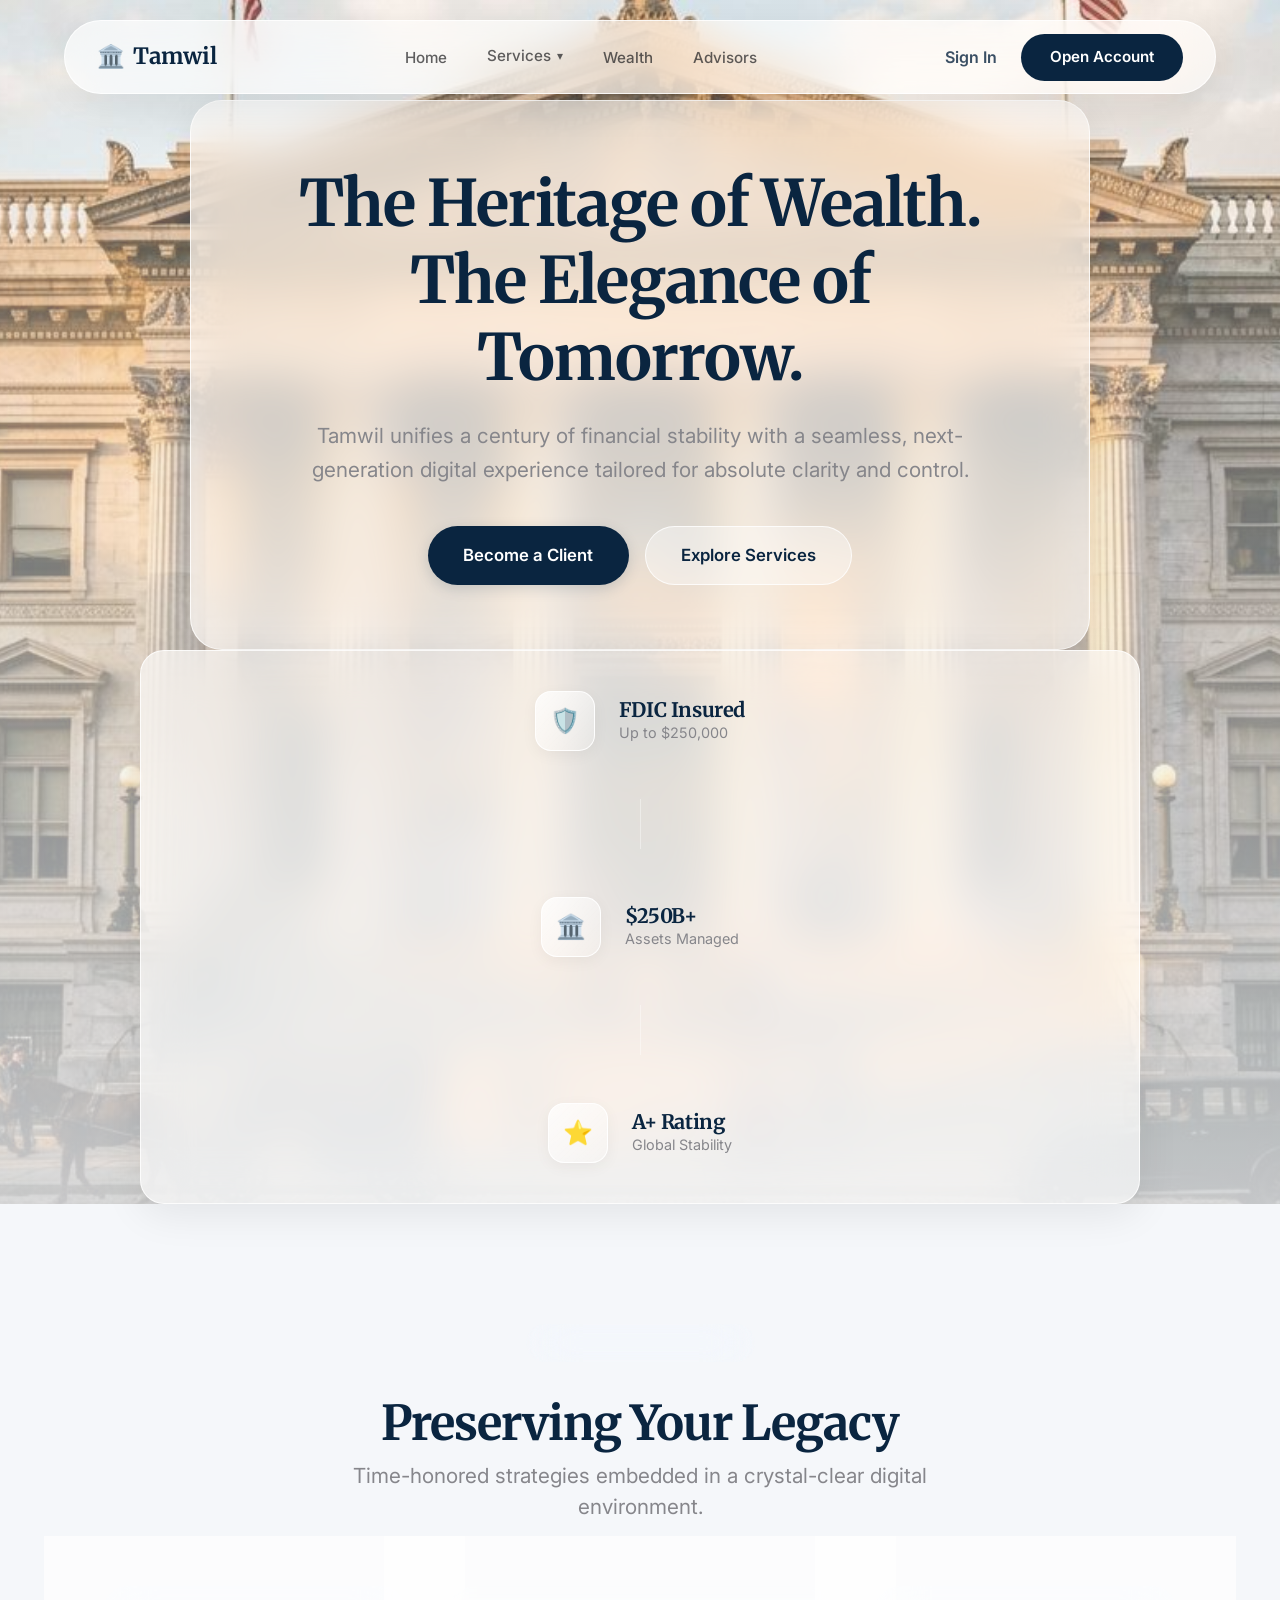
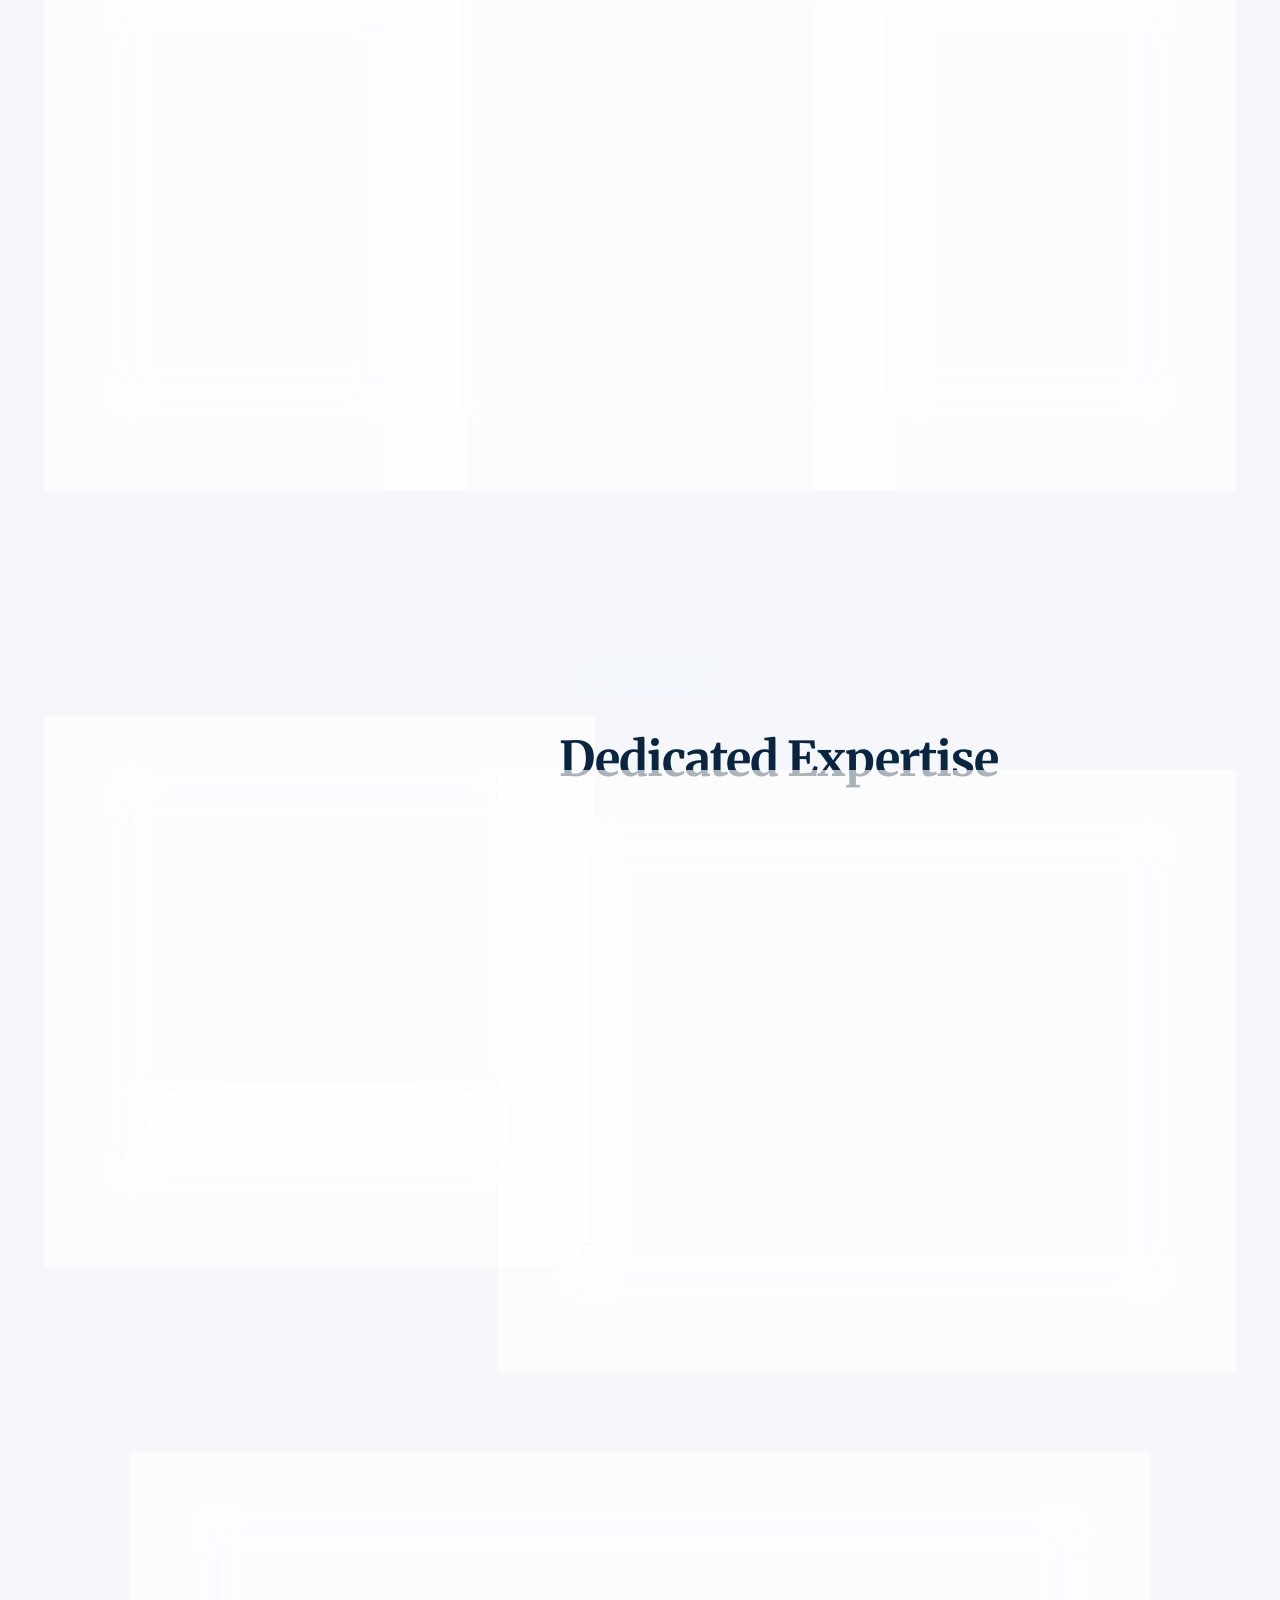
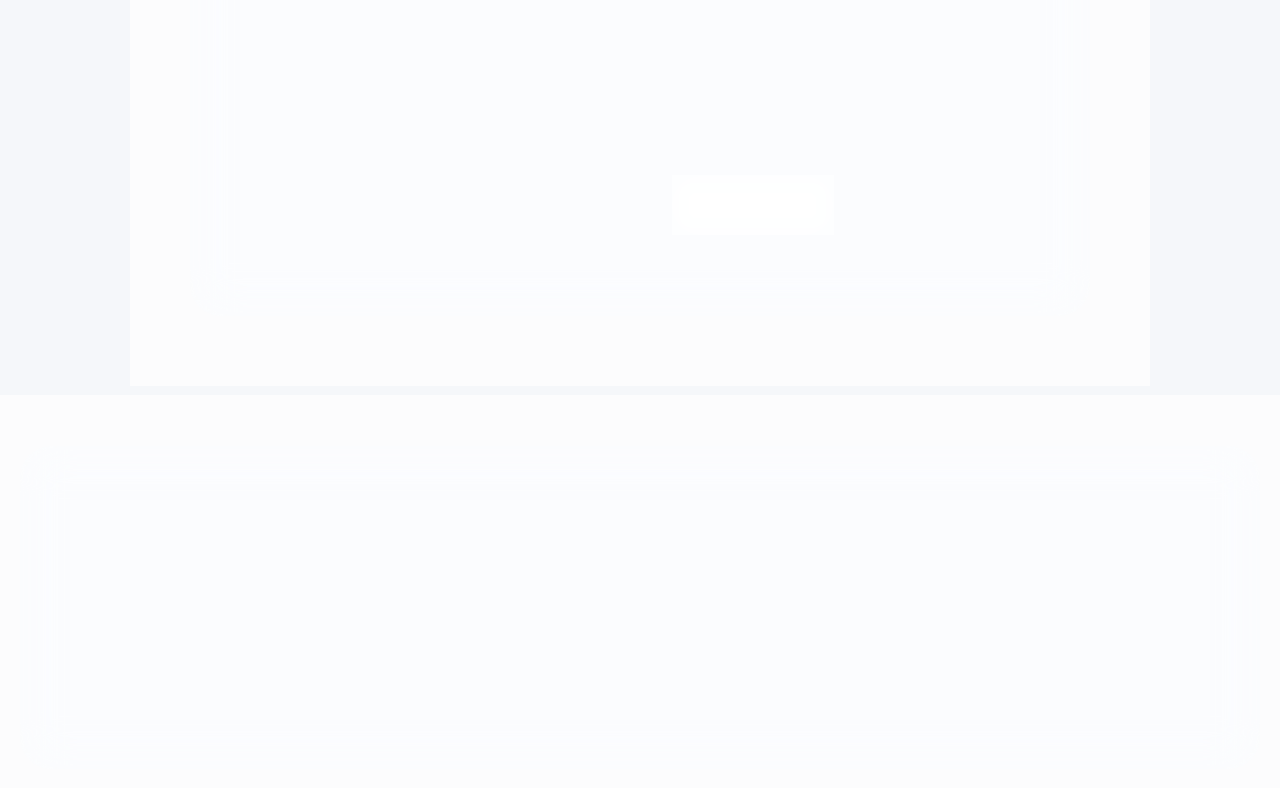
<file: index.html>
<!DOCTYPE html>
<html lang="en">
<head>
    <meta charset="UTF-8">
    <meta name="viewport" content="width=device-width, initial-scale=1.0">
    <title>Tamwil | Modern Tradition</title>
    <meta name="description" content="A highly professional finance application homepage featuring Apple-style glassmorphism combined with traditional banking imagery.">
    <link rel="stylesheet" href="styles.css">
    <link href="https://fonts.googleapis.com/css2?family=Merriweather:wght@300;400;700;900&family=Inter:wght@300;400;500;600;700&display=swap" rel="stylesheet">
</head>
<body>
    <!-- Abstract gradient blur powering the glassmorphism -->
    <div class="ambient-gradient top-left gradient-1"></div>
    <div class="ambient-gradient bottom-right gradient-2"></div>

    <header class="mac-os-glass header-main">
        <div class="header-container">
            <div class="logo">
                <span class="logo-icon">🏛️</span> Tamwil
            </div>
            <button class="mobile-menu-toggle" aria-label="Toggle Menu">
                <svg viewBox="0 0 24 24" width="24" height="24" stroke="currentColor" stroke-width="2" fill="none"><path d="M4 6h16M4 12h16M4 18h16"></path></svg>
            </button>
            <div class="nav-wrapper">
                <nav>
                <ul class="nav-links">
                    <li><a href="index.html">Home</a></li>
                    <li class="dropdown">
                        <a class="dropdown-toggle" href="#">Services <span class="drop-icon">▾</span></a>
                        <div class="dropdown-menu mega-menu mac-os-glass panel-glassmorphism">
                            <div class="mega-menu-grid">
                                <a href="emi.html" class="mega-menu-item">
                                    <div class="item-icon glass-icon">🏠</div>
                                    <div class="item-content">
                                        <h4>EMI Calculator</h4>
                                        <p>Plan your home loan with precision</p>
                                    </div>
                                </a>
                                <a href="sip.html" class="mega-menu-item">
                                    <div class="item-icon glass-icon">📈</div>
                                    <div class="item-content">
                                        <h4>SIP Calculator</h4>
                                        <p>Forecast your wealth multiplication</p>
                                    </div>
                                </a>
                                <a href="loan.html" class="mega-menu-item">
                                    <div class="item-icon glass-icon">💼</div>
                                    <div class="item-content">
                                        <h4>Loan Application</h4>
                                        <p>Apply for an exclusive credit line</p>
                                    </div>
                                </a>
                            </div>
                        </div>
                    </li>
                    <li><a href="index.html#wealth">Wealth</a></li>
                    <li><a href="index.html#advisors">Advisors</a></li>
                </ul>
            </nav>
                <div class="header-actions">
                    <a href="sign-in.html" class="login-link">Sign In</a>
                    <a href="open-account.html" class="cta-btn primary-btn" style="text-decoration: none; display: inline-block;">Open Account</a>
                </div>
            </div>
        </div>
    </header>

    <main>
        <!-- Hero Section -->
        <section class="hero" id="home">
            <div class="hero-image-bg">
                <img src="assets/hero_bg.jpg" alt="Classic Bank Exterior" class="bg-img float-slow">
                <div class="light-overlay"></div>
            </div>
            
            <div class="hero-container relative-z">
                <div class="hero-content text-center mac-os-glass glass-card interactive-element">
                    <h1 class="animate-up heading-serif">The Heritage of Wealth.<br>The Elegance of Tomorrow.</h1>
                    <p class="animate-up delay-1">Tamwil unifies a century of financial stability with a seamless, next-generation digital experience tailored for absolute clarity and control.</p>
                    <div class="hero-cta animate-up delay-2">
                        <a href="open-account.html" class="primary-btn lg-btn shadow-subtle">Become a Client</a>
                        <a href="#wealth" class="secondary-btn lg-btn glass-btn">Explore Services</a>
                    </div>
                </div>
                
                <!-- Trust Badges -->
                <div class="trust-bar mac-os-glass panel-glassmorphism animate-up delay-3 interactive-element-subtle">
                    <div class="stat-item">
                         <div class="icon-wrapper glass-icon">🛡️</div>
                         <div>
                            <h4>FDIC Insured</h4>
                            <p>Up to $250,000</p>
                         </div>
                    </div>
                    <div class="divider"></div>
                    <div class="stat-item">
                        <div class="icon-wrapper glass-icon">🏛️</div>
                        <div>
                           <h4>$250B+</h4>
                           <p>Assets Managed</p>
                        </div>
                   </div>
                   <div class="divider"></div>
                   <div class="stat-item">
                        <div class="icon-wrapper glass-icon">⭐</div>
                        <div>
                           <h4>A+ Rating</h4>
                           <p>Global Stability</p>
                        </div>
                   </div>
                </div>
            </div>
        </section>

        <!-- Wealth Section -->
        <section class="services section-padding" id="wealth">
            <div class="container text-center relative-z">
                <div class="mac-os-glass title-pill scroll-reveal">Wealth Management</div>
                <h2 class="section-title heading-serif scroll-reveal mt-2">Preserving Your Legacy</h2>
                <p class="section-subtitle scroll-reveal">Time-honored strategies embedded in a crystal-clear digital environment.</p>
                
                <div class="services-grid">
                    <div class="service-card mac-os-glass panel-glassmorphism scroll-reveal list-anim-1 interactive-element">
                        <div class="card-icon glass-icon theme-color">📊</div>
                        <h3 class="heading-serif">Strategic Portfolios</h3>
                        <p>Expertly curated investment portfolios balancing robust security with consistent, disciplined growth.</p>
                        <a href="#" class="learn-more">Learn more <span class="arrow">→</span></a>
                    </div>
                    
                    <div class="service-image-container scroll-reveal list-anim-2">
                        <div class="glass-image-frame interactive-element-image">
                           <img src="assets/wealth.jpg" alt="Traditional Bank Vault" class="feature-img" loading="lazy">
                           <div class="glass-glare"></div>
                        </div>
                    </div>
                    
                    <div class="service-card mac-os-glass panel-glassmorphism scroll-reveal list-anim-3 interactive-element">
                        <div class="card-icon glass-icon theme-color">🔐</div>
                        <h3 class="heading-serif">Uncompromising Security</h3>
                        <p>Physical and digital asset protection backed by the strongest institutional safeguards in the industry.</p>
                        <a href="#" class="learn-more">Learn more <span class="arrow">→</span></a>
                    </div>
                </div>
            </div>
        </section>

        <!-- Advisors Section -->
        <section class="advisors section-padding" id="advisors">
            <div class="container layout-split relative-z">
                <div class="visual-content scroll-reveal left">
                    <div class="image-frame mac-os-glass interactive-element-image">
                        <img src="assets/advisor.jpg" alt="Professional Financial Advisor" class="visual-img" loading="lazy">
                        <div class="advisor-nameplate mac-os-glass-strong text-dark">
                            <h4 class="heading-serif">Eleanor Vance</h4>
                            <p>Senior Vice President, Wealth Management</p>
                        </div>
                        <div class="glass-glare"></div>
                    </div>
                </div>
                <div class="text-content">
                    <div class="mac-os-glass title-pill scroll-reveal">Private Banking</div>
                    <h2 class="section-title heading-serif scroll-reveal mt-2">Dedicated Expertise</h2>
                    
                    <div class="mac-os-glass content-glass-card scroll-reveal mt-4">
                        <p class="text-dark">Every Private Wealth client works closely with a dedicated advisor. We believe that true financial success is built on long-term relationships, profound market insight, and absolute discretion.</p>
                        <ul class="feature-list mt-4">
                            <li>
                                <div class="check-icon glass-icon">✦</div>
                                <span class="text-dark font-medium">Personalized wealth structuring</span>
                            </li>
                            <li>
                                <div class="check-icon glass-icon">✦</div>
                                <span class="text-dark font-medium">Tax-efficient estate planning</span>
                            </li>
                            <li>
                                <div class="check-icon glass-icon">✦</div>
                                <span class="text-dark font-medium">Bespoke investment advisory</span>
                            </li>
                        </ul>
                        <div class="mt-4 pt-4 border-top">
                            <a href="open-account.html" class="primary-btn lg-btn shadow-subtle w-full" style="display:block;">Schedule a Consultation</a>
                        </div>
                    </div>
                </div>
            </div>
        </section>
        
        <!-- CTA Section -->
        <section class="final-cta text-center scroll-reveal">
            <div class="cta-inner container mac-os-glass standout-glass interactive-element">
                <h2 class="heading-serif text-navy">Experience the Standard of Excellence.</h2>
                <p class="text-gray mt-2">Join generations of clients who have entrusted their financial legacy to Tamwil.</p>
                <div class="cta-actions mt-4">
                    <a href="open-account.html" class="primary-btn lg-btn shadow-subtle">Open an Account</a>
                    <a href="mailto:contact@tamwil.com" class="secondary-btn lg-btn glass-btn">Contact Us</a>
                </div>
            </div>
        </section>
    </main>

    <footer class="glass-footer mac-os-glass">
        <div class="container footer-content">
            <div class="footer-brand">
                <div class="logo"><span class="logo-icon">🏛️</span> Tamwil</div>
                <p class="mt-2 text-sm text-gray">Founded on principles of integrity and strength, delivering premier financial services globally since 1892.</p>
            </div>
            <div class="footer-links">
                <div class="link-group">
                    <h4>Personal</h4>
                    <ul>
                        <li><a href="#">Checking & Savings</a></li>
                        <li><a href="#">Mortgages</a></li>
                        <li><a href="#">Credit Cards</a></li>
                    </ul>
                </div>
                <div class="link-group">
                    <h4>Wealth</h4>
                    <ul>
                        <li><a href="#">Private Banking</a></li>
                        <li><a href="#">Trust Services</a></li>
                        <li><a href="#">Estate Planning</a></li>
                    </ul>
                </div>
            </div>
        </div>
        <div class="container footer-bottom">
            <p>&copy; 2026 Tamwil Corporation. Equal Housing Lender. Member FDIC. All rights reserved. Created by Kabeer Munshipalkar.</p>
        </div>
    </footer>
    <script src="script.js"></script>
</body>
</html>
</file>
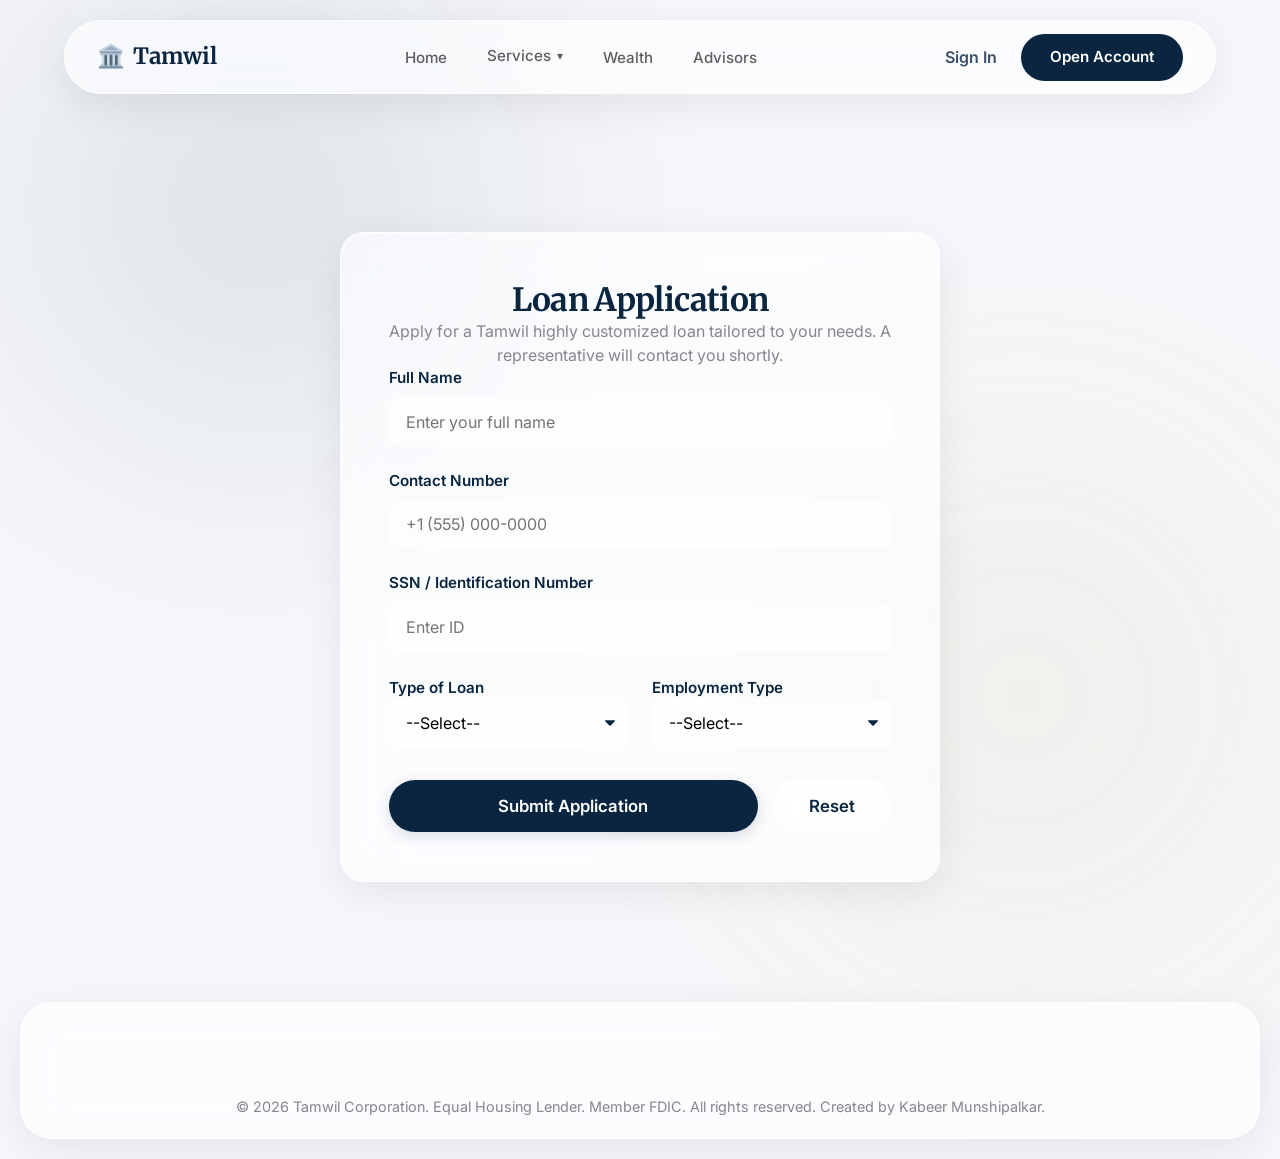
<file: loan.html>
<!DOCTYPE html>
<html lang="en">
<head>
    <meta charset="UTF-8">
    <meta name="viewport" content="width=device-width, initial-scale=1.0">
    <title>Loan Application | Tamwil</title>
    <link rel="stylesheet" href="styles.css">
    <link href="https://fonts.googleapis.com/css2?family=Merriweather:wght@300;400;700;900&family=Inter:wght@300;400;500;600;700&display=swap" rel="stylesheet">
</head>
<body>
    <div class="ambient-gradient top-left gradient-1"></div>
    <div class="ambient-gradient bottom-right gradient-2"></div>

    <header class="mac-os-glass header-main">
        <div class="header-container">
            <div class="logo">
                <span class="logo-icon">🏛️</span> Tamwil
            </div>
            <button class="mobile-menu-toggle" aria-label="Toggle Menu">
                <svg viewBox="0 0 24 24" width="24" height="24" stroke="currentColor" stroke-width="2" fill="none"><path d="M4 6h16M4 12h16M4 18h16"></path></svg>
            </button>
            <div class="nav-wrapper">
                <nav>
                <ul class="nav-links">
                    <li><a href="index.html">Home</a></li>
                    <li class="dropdown">
                        <a class="dropdown-toggle" href="#">Services <span class="drop-icon">▾</span></a>
                        <div class="dropdown-menu mega-menu mac-os-glass panel-glassmorphism">
                            <div class="mega-menu-grid">
                                <a href="emi.html" class="mega-menu-item">
                                    <div class="item-icon glass-icon">🏠</div>
                                    <div class="item-content">
                                        <h4>EMI Calculator</h4>
                                        <p>Plan your home loan with precision</p>
                                    </div>
                                </a>
                                <a href="sip.html" class="mega-menu-item">
                                    <div class="item-icon glass-icon">📈</div>
                                    <div class="item-content">
                                        <h4>SIP Calculator</h4>
                                        <p>Forecast your wealth multiplication</p>
                                    </div>
                                </a>
                                <a href="loan.html" class="mega-menu-item">
                                    <div class="item-icon glass-icon">💼</div>
                                    <div class="item-content">
                                        <h4>Loan Application</h4>
                                        <p>Apply for an exclusive credit line</p>
                                    </div>
                                </a>
                            </div>
                        </div>
                    </li>
                    <li><a href="index.html#wealth">Wealth</a></li>
                    <li><a href="index.html#advisors">Advisors</a></li>
                </ul>
            </nav>
                <div class="header-actions">
                    <a href="sign-in.html" class="login-link">Sign In</a>
                    <a href="open-account.html" class="cta-btn primary-btn" style="text-decoration: none; display: inline-block;">Open Account</a>
                </div>
            </div>
        </div>
    </header>

    <main class="page-container relative-z section-padding mt-4">
        <div class="container loan-wrapper mac-os-glass panel-glassmorphism mx-auto" style="max-width: 600px;">
            <h1 class="heading-serif theme-color text-center mb-4">Loan Application</h1>
            <p class="text-center text-gray mb-4">Apply for a Tamwil highly customized loan tailored to your needs. A representative will contact you shortly.</p>
            <form id="loanForm" class="form-section">
                <div class="input-group">
                    <label for="loanName">Full Name</label>
                    <input type="text" id="loanName" class="text-input" placeholder="Enter your full name" required>
                </div>

                <div class="input-group">
                    <label for="loanContact">Contact Number</label>
                    <input type="tel" id="loanContact" class="text-input" placeholder="+1 (555) 000-0000" required>
                </div>

                <div class="input-group">
                    <label for="loanUid">SSN / Identification Number</label>
                    <input type="text" id="loanUid" class="text-input" placeholder="Enter ID" required>
                </div>

                <div class="input-group layout-split">
                    <div style="flex:1;">
                        <label for="loanType">Type of Loan</label>
                        <select id="loanType" class="text-input select-input" required>
                            <option value="">--Select--</option>
                            <option value="Home Loan">Home Loan</option>
                            <option value="Personal Loan">Personal Loan</option>
                            <option value="Vehicle Loan">Vehicle Loan</option>
                            <option value="Business Loan">Business Loan</option>
                            <option value="Gold Loan">Wealth-Backed Loan</option>
                        </select>
                    </div>
                    <div style="flex:1;">
                        <label for="loanEmployment">Employment Type</label>
                        <select id="loanEmployment" class="text-input select-input" required>
                            <option value="">--Select--</option>
                            <option value="Salaried">Salaried Employee</option>
                            <option value="Business">Business Owner</option>
                            <option value="Self-Employed">Self-Employed</option>
                        </select>
                    </div>
                </div>

                <div class="mt-4 flex-row" style="gap: 15px;">
                    <button type="button" id="submitLoanBtn" class="primary-btn lg-btn shadow-subtle flex-1">Submit Application</button>
                    <button type="reset" id="resetLoanBtn" class="secondary-btn lg-btn glass-btn">Reset</button>
                </div>
                
                <div id="loanStatusMessage" class="mt-4 text-center font-medium" style="display:none; color: #d4af37;"></div>
            </form>
        </div>
    </main>

    <footer class="glass-footer mac-os-glass mt-4">
        <div class="container footer-bottom">
            <p>&copy; 2026 Tamwil Corporation. Equal Housing Lender. Member FDIC. All rights reserved. Created by Kabeer Munshipalkar.</p>
        </div>
    </footer>
    <script src="script.js"></script>
</body>
</html>
</file>
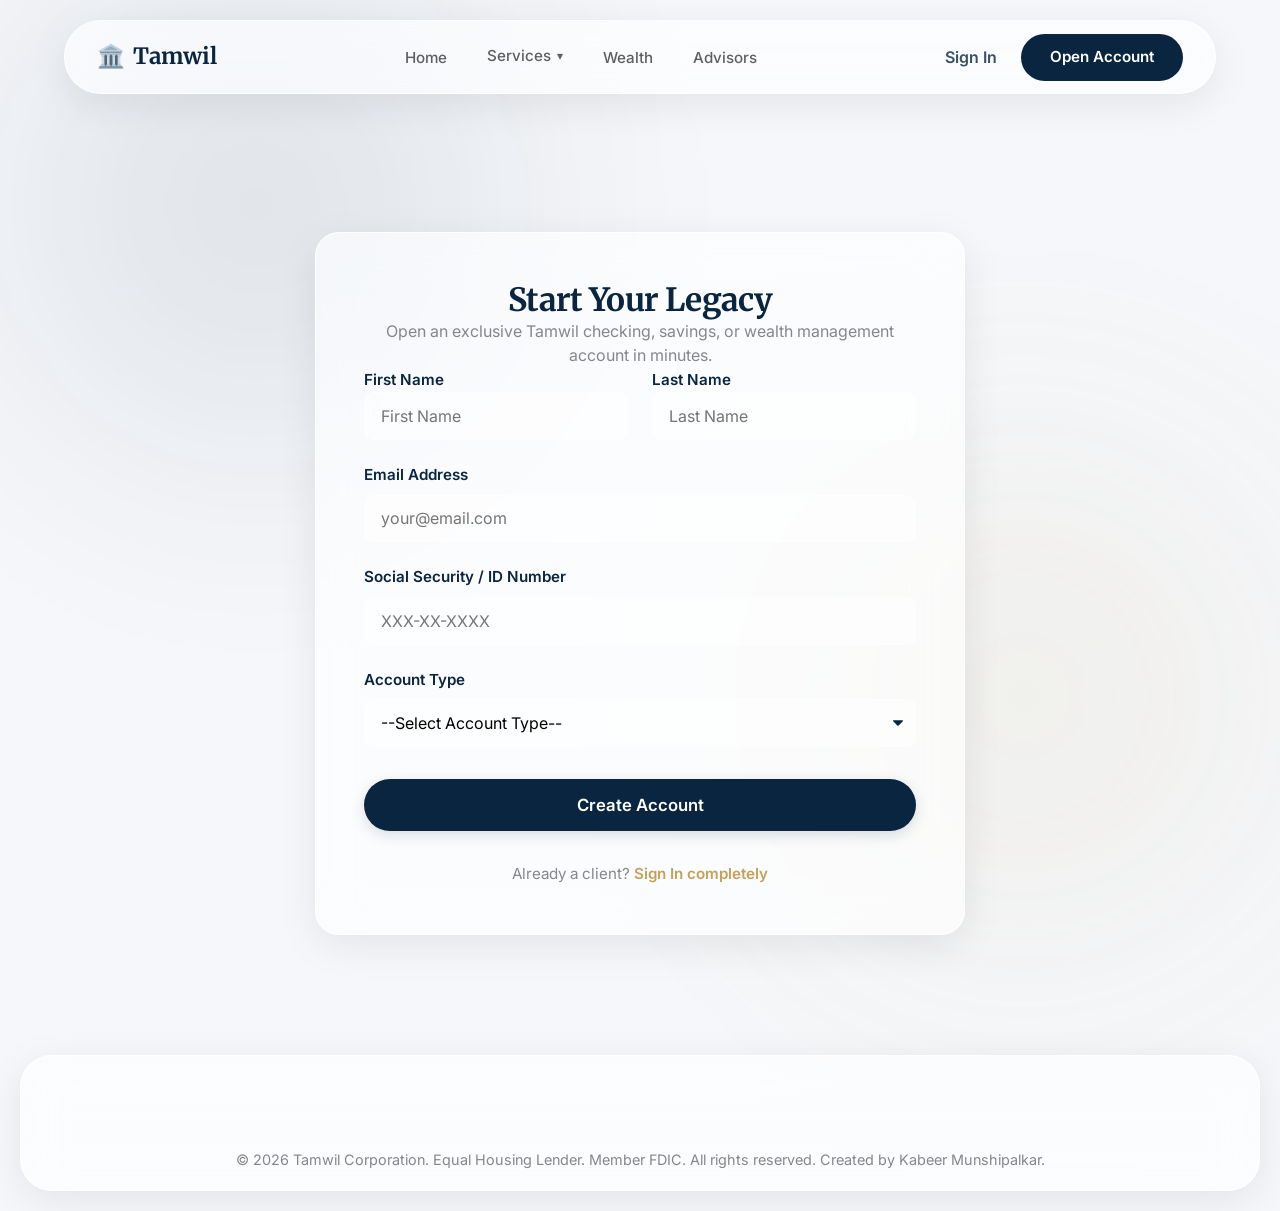
<file: open-account.html>
<!DOCTYPE html>
<html lang="en">
<head>
    <meta charset="UTF-8">
    <meta name="viewport" content="width=device-width, initial-scale=1.0">
    <title>Open Account | Tamwil</title>
    <link rel="stylesheet" href="styles.css">
    <link href="https://fonts.googleapis.com/css2?family=Merriweather:wght@300;400;700;900&family=Inter:wght@300;400;500;600;700&display=swap" rel="stylesheet">
</head>
<body>
    <div class="ambient-gradient top-left gradient-1"></div>
    <div class="ambient-gradient bottom-right gradient-2"></div>

    <header class="mac-os-glass header-main">
        <div class="header-container">
            <div class="logo">
                <span class="logo-icon">🏛️</span> Tamwil
            </div>
            <button class="mobile-menu-toggle" aria-label="Toggle Menu">
                <svg viewBox="0 0 24 24" width="24" height="24" stroke="currentColor" stroke-width="2" fill="none"><path d="M4 6h16M4 12h16M4 18h16"></path></svg>
            </button>
            <div class="nav-wrapper">
                <nav>
                <ul class="nav-links">
                    <li><a href="index.html">Home</a></li>
                    <li class="dropdown">
                        <a class="dropdown-toggle" href="#">Services <span class="drop-icon">▾</span></a>
                        <div class="dropdown-menu mega-menu mac-os-glass panel-glassmorphism">
                            <div class="mega-menu-grid">
                                <a href="emi.html" class="mega-menu-item">
                                    <div class="item-icon glass-icon">🏠</div>
                                    <div class="item-content">
                                        <h4>EMI Calculator</h4>
                                        <p>Plan your home loan with precision</p>
                                    </div>
                                </a>
                                <a href="sip.html" class="mega-menu-item">
                                    <div class="item-icon glass-icon">📈</div>
                                    <div class="item-content">
                                        <h4>SIP Calculator</h4>
                                        <p>Forecast your wealth multiplication</p>
                                    </div>
                                </a>
                                <a href="loan.html" class="mega-menu-item">
                                    <div class="item-icon glass-icon">💼</div>
                                    <div class="item-content">
                                        <h4>Loan Application</h4>
                                        <p>Apply for an exclusive credit line</p>
                                    </div>
                                </a>
                            </div>
                        </div>
                    </li>
                    <li><a href="index.html#wealth">Wealth</a></li>
                    <li><a href="index.html#advisors">Advisors</a></li>
                </ul>
            </nav>
                <div class="header-actions">
                    <a href="sign-in.html" class="login-link">Sign In</a>
                    <a href="open-account.html" class="cta-btn primary-btn" style="text-decoration: none; display: inline-block;">Open Account</a>
                </div>
            </div>
        </div>
    </header>

    <main class="page-container relative-z section-padding mt-4">
        <div class="container loan-wrapper mac-os-glass panel-glassmorphism mx-auto" style="max-width: 650px;">
            <h1 class="heading-serif theme-color text-center mb-4">Start Your Legacy</h1>
            <p class="text-center text-gray mb-4">Open an exclusive Tamwil checking, savings, or wealth management account in minutes.</p>
            <form class="form-section" action="#" onsubmit="event.preventDefault(); alert('Account successfully created! Welcome to Tamwil.'); window.location.href='index.html';">
                
                <div class="input-group layout-split">
                    <div style="flex:1;">
                        <label>First Name</label>
                        <input type="text" class="text-input" placeholder="First Name" required>
                    </div>
                    <div style="flex:1;">
                        <label>Last Name</label>
                        <input type="text" class="text-input" placeholder="Last Name" required>
                    </div>
                </div>

                <div class="input-group mt-3">
                    <label>Email Address</label>
                    <input type="email" class="text-input" placeholder="your@email.com" required>
                </div>

                <div class="input-group mt-3">
                    <label>Social Security / ID Number</label>
                    <input type="text" class="text-input" placeholder="XXX-XX-XXXX" required>
                </div>

                <div class="input-group mt-3">
                    <label>Account Type</label>
                    <select class="text-input select-input" required>
                        <option value="">--Select Account Type--</option>
                        <option value="checking">Premium Checking</option>
                        <option value="savings">High-Yield Savings</option>
                        <option value="wealth">Wealth Management Account</option>
                    </select>
                </div>

                <div class="mt-4 flex-row" style="gap: 15px;">
                    <button type="submit" class="primary-btn lg-btn shadow-subtle flex-1">Create Account</button>
                </div>
                
                <div class="text-center mt-4" style="font-size: 0.95rem;">
                    <span class="text-gray">Already a client?</span> 
                    <a href="sign-in.html" style="color: var(--gold); font-weight: 600; text-decoration: none;">Sign In completely</a>
                </div>
            </form>
        </div>
    </main>

    <footer class="glass-footer mac-os-glass mt-4">
        <div class="container footer-bottom">
            <p>&copy; 2026 Tamwil Corporation. Equal Housing Lender. Member FDIC. All rights reserved. Created by Kabeer Munshipalkar.</p>
        </div>
    </footer>
    <script src="script.js"></script>
</body>
</html>
</file>
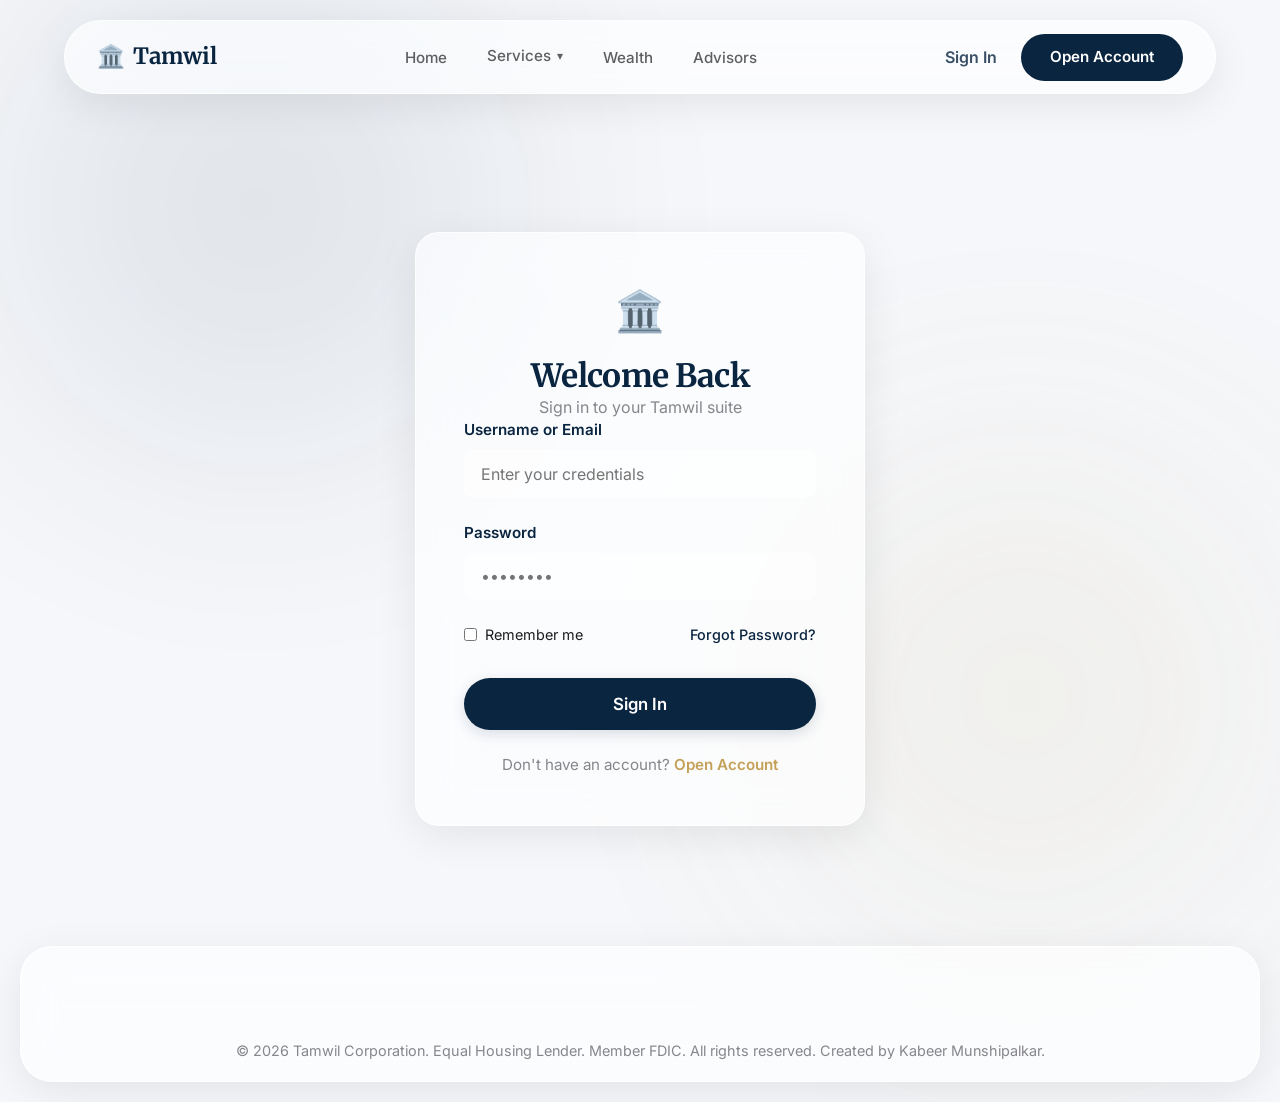
<file: sign-in.html>
<!DOCTYPE html>
<html lang="en">
<head>
    <meta charset="UTF-8">
    <meta name="viewport" content="width=device-width, initial-scale=1.0">
    <title>Sign In | Tamwil</title>
    <link rel="stylesheet" href="styles.css">
    <link href="https://fonts.googleapis.com/css2?family=Merriweather:wght@300;400;700;900&family=Inter:wght@300;400;500;600;700&display=swap" rel="stylesheet">
</head>
<body>
    <div class="ambient-gradient top-left gradient-1"></div>
    <div class="ambient-gradient bottom-right gradient-2"></div>

    <header class="mac-os-glass header-main">
        <div class="header-container">
            <div class="logo">
                <span class="logo-icon">🏛️</span> Tamwil
            </div>
            <button class="mobile-menu-toggle" aria-label="Toggle Menu">
                <svg viewBox="0 0 24 24" width="24" height="24" stroke="currentColor" stroke-width="2" fill="none"><path d="M4 6h16M4 12h16M4 18h16"></path></svg>
            </button>
            <div class="nav-wrapper">
                <nav>
                <ul class="nav-links">
                    <li><a href="index.html">Home</a></li>
                    <li class="dropdown">
                        <a class="dropdown-toggle" href="#">Services <span class="drop-icon">▾</span></a>
                        <div class="dropdown-menu mega-menu mac-os-glass panel-glassmorphism">
                            <div class="mega-menu-grid">
                                <a href="emi.html" class="mega-menu-item">
                                    <div class="item-icon glass-icon">🏠</div>
                                    <div class="item-content">
                                        <h4>EMI Calculator</h4>
                                        <p>Plan your home loan with precision</p>
                                    </div>
                                </a>
                                <a href="sip.html" class="mega-menu-item">
                                    <div class="item-icon glass-icon">📈</div>
                                    <div class="item-content">
                                        <h4>SIP Calculator</h4>
                                        <p>Forecast your wealth multiplication</p>
                                    </div>
                                </a>
                                <a href="loan.html" class="mega-menu-item">
                                    <div class="item-icon glass-icon">💼</div>
                                    <div class="item-content">
                                        <h4>Loan Application</h4>
                                        <p>Apply for an exclusive credit line</p>
                                    </div>
                                </a>
                            </div>
                        </div>
                    </li>
                    <li><a href="index.html#wealth">Wealth</a></li>
                    <li><a href="index.html#advisors">Advisors</a></li>
                </ul>
            </nav>
                <div class="header-actions">
                    <a href="sign-in.html" class="login-link">Sign In</a>
                    <a href="open-account.html" class="cta-btn primary-btn" style="text-decoration: none; display: inline-block;">Open Account</a>
                </div>
            </div>
        </div>
    </header>

    <main class="page-container relative-z section-padding mt-4" style="min-height: 75vh; display: flex; align-items: center; justify-content: center;">
        <div class="container loan-wrapper mac-os-glass panel-glassmorphism" style="max-width: 450px; width: 100%;">
            <div class="text-center mb-4">
                <span class="logo-icon" style="font-size: 2.5rem;">🏛️</span>
                <h1 class="heading-serif theme-color mt-2">Welcome Back</h1>
                <p class="text-gray">Sign in to your Tamwil suite</p>
            </div>
            <form class="form-section" action="#" onsubmit="event.preventDefault(); alert('Authentication success (Demo).'); window.location.href='index.html';">
                <div class="input-group">
                    <label>Username or Email</label>
                    <input type="text" class="text-input" placeholder="Enter your credentials" required>
                </div>
                <div class="input-group mt-3">
                    <label>Password</label>
                    <input type="password" class="text-input" placeholder="••••••••" required>
                </div>
                <div class="flex-row mt-2" style="justify-content: space-between; font-size: 0.9rem;">
                    <label style="display:flex; align-items:center; gap: 0.5rem; cursor: pointer; color: var(--text-dark);">
                        <input type="checkbox"> Remember me
                    </label>
                    <a href="#" style="color: var(--navy-blue); text-decoration: none; font-weight: 500;">Forgot Password?</a>
                </div>
                <div class="mt-4">
                    <button type="submit" class="primary-btn lg-btn shadow-subtle w-full" style="width: 100%;">Sign In</button>
                </div>
                <div class="text-center mt-3" style="font-size: 0.95rem;">
                    <span class="text-gray">Don't have an account?</span> 
                    <a href="open-account.html" style="color: var(--gold); font-weight: 600; text-decoration: none;">Open Account</a>
                </div>
            </form>
        </div>
    </main>

    <footer class="glass-footer mac-os-glass mt-4">
        <div class="container footer-bottom">
            <p>&copy; 2026 Tamwil Corporation. Equal Housing Lender. Member FDIC. All rights reserved. Created by Kabeer Munshipalkar.</p>
        </div>
    </footer>
    <script src="script.js"></script>
</body>
</html>
</file>
<file: styles.css>
/* Apple-Style Glassmorphism on Traditional Bank Theme */
:root {
    /* Base Foundation Colors */
    --bg-page: #f5f7fa;
    --navy-blue: #0A2540; 
    --gold: #C5A059;      
    
    /* Typography Colors */
    --text-dark: #1d1d1f; /* Apple classic font color */
    --text-gray: #86868b;
    --text-navy: #0A2540;
    
    /* Apple Glass Variables */
    --glass-bg-light: rgba(255, 255, 255, 0.65);
    --glass-bg-strong: rgba(255, 255, 255, 0.85);
    --glass-border: rgba(255, 255, 255, 0.8);
    --glass-border-subtle: rgba(255, 255, 255, 0.4);
    
    /* Vibrant ambient glows */
    --ambient-blue: rgba(10, 37, 64, 0.15);
    --ambient-gold: rgba(197, 160, 89, 0.15);
    
    /* Crisp UI styling */
    --border-radius-xl: 32px;
    --border-radius-lg: 24px;
    --border-radius-md: 16px;
    --border-radius-sm: 10px;
    
    /* Diffused Shadows */
    --shadow-glass: 0 10px 40px rgba(0, 0, 0, 0.08);
    --shadow-float: 0 20px 50px rgba(0, 0, 0, 0.12);
    --shadow-btn: 0 4px 14px 0 rgba(10, 37, 64, 0.15);
    
    --transition: all 0.4s cubic-bezier(0.16, 1, 0.3, 1);
}

* {
    margin: 0;
    padding: 0;
    box-sizing: border-box;
}

body {
    font-family: 'Inter', -apple-system, BlinkMacSystemFont, "Segoe UI", Roboto, Helvetica, Arial, sans-serif;
    background-color: var(--bg-page);
    color: var(--text-dark);
    line-height: 1.5;
    overflow-x: hidden;
    -webkit-font-smoothing: antialiased;
    position: relative;
}

/* Ambient Background Glows */
.ambient-gradient {
    position: fixed;
    width: 60vw;
    height: 60vw;
    border-radius: 50%;
    z-index: -1;
    filter: blur(120px);
    opacity: 0.8;
}
.ambient-gradient.top-left { top: -20%; left: -10%; background: radial-gradient(circle, var(--ambient-blue) 0%, rgba(255,255,255,0) 70%); animation: drift 15s infinite alternate; }
.ambient-gradient.bottom-right { bottom: -20%; right: -10%; background: radial-gradient(circle, var(--ambient-gold) 0%, rgba(255,255,255,0) 70%); animation: drift 20s infinite alternate-reverse; }

@keyframes drift {
    0% { transform: translate(0, 0) scale(1); }
    100% { transform: translate(5%, 5%) scale(1.1); }
}

/* Base Glassmorphism Class (Apple Style) */
.mac-os-glass {
    background: var(--glass-bg-light);
    backdrop-filter: blur(24px) saturate(180%);
    -webkit-backdrop-filter: blur(24px) saturate(180%);
    border: 1px solid var(--glass-border);
    box-shadow: var(--shadow-glass);
}

.mac-os-glass-strong {
    background: var(--glass-bg-strong);
    backdrop-filter: blur(40px) saturate(200%);
    -webkit-backdrop-filter: blur(40px) saturate(200%);
    border-top: 1px solid var(--glass-border);
}

/* Typography Overrides */
.heading-serif { font-family: 'Merriweather', serif; color: var(--text-navy); }
h1, h2, h3, h4 { font-weight: 700; line-height: 1.2; letter-spacing: -0.02em; }
.text-dark { color: var(--text-dark); }
.text-gray { color: var(--text-gray); }
.text-navy { color: var(--navy-blue); }
.font-medium { font-weight: 500; }
.theme-color { color: var(--navy-blue); }

/* Utilities */
.container { max-width: 1200px; margin: 0 auto; padding: 0 5%; }
.text-center { text-align: center; }
.mt-2 { margin-top: 1rem; }
.mt-3 { margin-top: 1.5rem; }
.mt-4 { margin-top: 2rem; }
.pt-4 { padding-top: 2rem; }
.w-full { width: 100%; }
.section-padding { padding: 120px 0; }
.relative-z { position: relative; z-index: 10; align-items: stretch; }

.section-title { font-size: 3rem; margin-bottom: 0.5rem; }
.section-subtitle { color: var(--text-gray); font-size: 1.3rem; max-width: 700px; margin: 0 auto 4rem; font-weight: 400; }

.title-pill {
    display: inline-block;
    padding: 0.5rem 1.25rem;
    border-radius: 100px;
    font-size: 0.85rem;
    font-weight: 600;
    color: var(--navy-blue);
    text-transform: uppercase;
    letter-spacing: 1.5px;
    margin-bottom: 1rem;
    box-shadow: 0 4px 15px rgba(0,0,0,0.05);
}

/* Header & Nav */
.header-main {
    position: fixed;
    top: 20px; left: 50%;
    transform: translateX(-50%);
    width: 90%; max-width: 1200px;
    z-index: 1000;
    border-radius: 100px;
    padding: 0.8rem 0;
    transition: var(--transition);
}

.header-container {
    display: flex; justify-content: space-between; align-items: center;
    padding: 0 2rem;
}

.logo {
    font-size: 1.4rem; font-weight: 700; font-family: 'Merriweather', serif;
    color: var(--navy-blue); display: flex; align-items: center; gap: 8px;
}
.logo-icon { color: var(--gold); }

nav ul { display: flex; list-style: none; gap: 2.5rem; }
nav a { color: var(--text-dark); text-decoration: none; font-size: 0.95rem; font-weight: 500; transition: var(--transition); opacity: 0.7;}
nav a:hover { opacity: 1; color: var(--navy-blue); }

.header-actions { display: flex; align-items: center; gap: 1.5rem; }
.login-link { color: var(--navy-blue); text-decoration: none; font-weight: 600; transition: var(--transition); opacity: 0.8; }
.login-link:hover { opacity: 1; color: var(--gold); }

/* Buttons */
button, .primary-btn, .secondary-btn, .glass-btn {
    cursor: pointer; font-family: 'Inter', sans-serif; font-weight: 600;
    border: none; border-radius: 100px;
    transition: var(--transition);
    display: inline-flex;
    align-items: center;
    justify-content: center;
    text-align: center;
    text-decoration: none;
    box-sizing: border-box;
}

.primary-btn { background: var(--navy-blue); color: white; padding: 0.75rem 1.8rem; font-size: 0.95rem; }
.primary-btn:hover { background: #07192b; box-shadow: var(--shadow-btn); transform: translateY(-2px); }

.secondary-btn { background: transparent; color: var(--navy-blue); padding: 0.75rem 1.8rem; font-size: 0.95rem; }
.glass-btn { 
    background: rgba(255, 255, 255, 0.4); 
    border: 1px solid rgba(255, 255, 255, 0.8);
    backdrop-filter: blur(10px);
}
.glass-btn:hover { background: white; transform: translateY(-2px); box-shadow: 0 4px 15px rgba(0,0,0,0.05); }

.lg-btn { padding: 1rem 2.2rem; font-size: 1.05rem; }
.shadow-subtle { box-shadow: var(--shadow-btn); }

/* Glass Icons */
.glass-icon {
    width: 60px; height: 60px;
    display: flex; justify-content: center; align-items: center;
    background: linear-gradient(135deg, rgba(255,255,255,0.8), rgba(255,255,255,0.2));
    border: 1px solid rgba(255,255,255,0.9);
    border-radius: var(--border-radius-md);
    box-shadow: 0 4px 15px rgba(0,0,0,0.05);
    font-size: 1.5rem;
}

/* Hero Section */
.hero {
    position: relative;
    min-height: 100vh;
    display: flex; flex-direction: column; justify-content: center;
    padding-top: 100px;
}

.hero-image-bg {
    position: absolute; top: 0; left: 0; width: 100%; height: 100%;
    z-index: 1; overflow: hidden;
}
.bg-img {
    width: 100%; height: 100%; object-fit: cover; object-position: center;
    transform: scale(1.05); /* Slight zoom for float animation */
}
.float-slow {
    animation: slowPan 30s ease-in-out infinite alternate;
}
@keyframes slowPan { from { transform: scale(1.05) translateY(0); } to { transform: scale(1.1) translateY(-2%); } }

.light-overlay {
    position: absolute; top: 0; left: 0; width: 100%; height: 100%;
    background: linear-gradient(180deg, rgba(245,247,250,0.2) 0%, rgba(245,247,250,0.8) 100%);
}

.hero-container {
    max-width: 1200px; margin: 0 auto; width: 100%;
    display: flex; flex-direction: column; align-items: center;
}

.glass-card {
    padding: 4rem 5rem;
    border-radius: var(--border-radius-xl);
    max-width: 900px;
    margin-bottom: -40px; 
}

.hero-content h1 { font-size: 4rem; letter-spacing: -1px; margin-bottom: 1.5rem; color: var(--navy-blue); }
.hero-content p { font-size: 1.3rem; color: var(--text-gray); margin-bottom: 2.5rem; line-height: 1.6;}
.hero-cta { display: flex; gap: 1rem; justify-content: center; }

/* Trust Bar */
.trust-bar {
    width: 100%; max-width: 1000px;
    display: flex; justify-content: center; align-items: center; gap: 3rem;
    padding: 2rem 3rem;
    border-radius: var(--border-radius-lg);
    margin-top: 40px;
}
.trust-bar .divider { width: 1px; height: 50px; background: var(--glass-border-subtle); }
.stat-item { display: flex; align-items: center; gap: 1.5rem; text-align: left; }
.stat-item h4 { font-size: 1.25rem; font-family: 'Merriweather', serif; font-weight: 700; color: var(--text-navy);}
.stat-item p { color: var(--text-gray); font-size: 0.9rem; font-weight: 400; }

/* Services / Wealth Section */
.services-grid { display: grid; grid-template-columns: 1fr 1.3fr 1fr; gap: 2.5rem; align-items: stretch; }

.panel-glassmorphism {
    padding: 2.5rem;
    border-radius: var(--border-radius-lg);
    text-align: left;
    display: flex; flex-direction: column;
}
.service-card .card-icon { margin-bottom: 2rem; }
.service-card h3 { font-size: 1.6rem; margin-bottom: 1rem; }
.service-card p { color: var(--text-gray); margin-bottom: 1.5rem; font-size: 1.05rem; line-height: 1.6; flex-grow: 1;}
.learn-more { color: var(--navy-blue); text-decoration: none; font-weight: 600; display: inline-flex; align-items: center; gap: 4px; transition: var(--transition);}
.learn-more .arrow { transition: transform 0.3s ease; }
.service-card:hover .learn-more .arrow { transform: translateX(5px); }

/* Glass Image Frames */
.glass-image-frame {
    position: relative;
    border-radius: var(--border-radius-xl);
    padding: 1rem;
    background: var(--glass-bg-light);
    backdrop-filter: blur(10px);
    border: 1px solid var(--glass-border);
    box-shadow: var(--shadow-glass);
    height: 100%;
}
.glass-image-frame img {
    width: 100%; height: 100%; min-height: 250px; display: block; object-fit: cover;
    border-radius: calc(var(--border-radius-xl) - 1rem); /* Fits inner area */
}
.glass-glare {
    position: absolute; top: 0; left: 0; right: 0; bottom: 0;
    border-radius: var(--border-radius-xl);
    background: linear-gradient(135deg, rgba(255,255,255,0.4) 0%, rgba(255,255,255,0) 40%);
    pointer-events: none;
}

/* Advisors Section */
.layout-split { display: grid; grid-template-columns: 1fr 1fr; gap: 5rem; align-items: center; }

.image-frame {
    position: relative; border-radius: var(--border-radius-xl); overflow: hidden;
    padding: 10px;
}
.image-frame img { width: 100%; display: block; border-radius: calc(var(--border-radius-xl) - 10px); }
.advisor-nameplate {
    position: absolute; bottom: 20px; left: 20px; right: 20px; 
    padding: 1.5rem; border-radius: var(--border-radius-lg);
    box-shadow: 0 10px 30px rgba(0,0,0,0.1);
}
.advisor-nameplate h4 { font-size: 1.4rem; margin-bottom: 0.2rem; }
.advisor-nameplate p { font-size: 0.95rem; color: var(--text-gray); }

.content-glass-card { padding: 3rem; border-radius: var(--border-radius-lg); }
.feature-list { list-style: none; display: flex; flex-direction: column; gap: 1.2rem; }
.feature-list li { display: flex; align-items: center; gap: 16px; font-size: 1.1rem; }
.feature-list .check-icon { width: 40px; height: 40px; font-size: 1rem; color: var(--gold); }
.border-top { border-top: 1px solid var(--glass-border-subtle); }

/* CTA Section */
.final-cta { padding: 80px 5%; margin-bottom: 50px; }
.standout-glass { padding: 5rem 3rem; border-radius: var(--border-radius-xl); max-width: 900px;}
.standout-glass h2 { font-size: 3rem; margin-bottom: 1rem; }
.standout-glass p { font-size: 1.2rem; }
.cta-actions { display: flex; justify-content: center; gap: 1rem; }

/* Footer */
.glass-footer {
    border-top: 1px solid var(--glass-border);
    margin: 0 20px 20px;
    border-radius: var(--border-radius-xl);
    padding: 60px 40px 20px;
}
.footer-content { display: grid; grid-template-columns: 1fr 2fr; gap: 4rem; margin-bottom: 3rem; }
.footer-links { display: grid; grid-template-columns: repeat(2, 1fr); gap: 2rem; }
.footer-links h4 { margin-bottom: 1.2rem; font-family: 'Merriweather', serif; font-size: 1.1rem; color: var(--navy-blue); }
.footer-links ul { list-style: none; display: flex; flex-direction: column; gap: 0.8rem; }
.footer-links a { color: var(--text-gray); text-decoration: none; transition: 0.3s; font-weight: 500;}
.footer-links a:hover { color: var(--navy-blue); }
.footer-bottom { padding-top: 2rem; border-top: 1px solid var(--glass-border-subtle); color: var(--text-gray); text-align: center; font-size: 0.9rem;}

/* Interactive Hover / Apple Depth Magic via JS Classes */
.interactive-element { transition: transform 0.4s cubic-bezier(0.16, 1, 0.3, 1), box-shadow 0.4s ease; transform-style: preserve-3d; }
.interactive-element-subtle { transition: transform 0.6s cubic-bezier(0.16, 1, 0.3, 1), box-shadow 0.6s ease; }
.interactive-element-image { transition: transform 0.5s ease-out; }

/* Responsive basics */
@media (max-width: 1024px) {
    .header-main { width: 95%; }
    .hero-content h1 { font-size: 3rem; }
    .trust-bar { flex-direction: column; align-items: stretch; gap: 1.5rem; padding: 2rem; }
    .trust-bar .divider { width: 100%; height: 1px; }
    .layout-split { grid-template-columns: 1fr; }
    .services-grid { grid-template-columns: 1fr; }
    .service-image-container { order: -1; margin-bottom: 2rem; }
}

/* Scroll Reveal Classes */
.scroll-reveal { opacity: 0; transform: translateY(30px); transition: all 1s cubic-bezier(0.16, 1, 0.3, 1); }
.scroll-reveal.left { transform: translateX(-40px); }
.scroll-reveal.visible { opacity: 1; transform: translateY(0) translateX(0); }
.scroll-reveal.visible.list-anim-1 { transition-delay: 0.1s; }
.scroll-reveal.visible.list-anim-2 { transition-delay: 0.2s; }
.scroll-reveal.visible.list-anim-3 { transition-delay: 0.3s; }

/* Initial Load Animations */
.animate-up { opacity: 0; transform: translateY(30px); animation: fadeUp 1s cubic-bezier(0.16, 1, 0.3, 1) forwards; }
.delay-1 { animation-delay: 0.1s; }
.delay-2 { animation-delay: 0.2s; }
.delay-3 { animation-delay: 0.3s; }
@keyframes fadeUp { to { opacity: 1; transform: translateY(0); } }

/* --- Calculator & Form Services --- */
.calculator-wrapper, .loan-wrapper {
    margin-top: 80px; 
    padding: 3rem;
}

.input-group {
    margin-bottom: 1.5rem;
    display: flex;
    flex-direction: column;
    gap: 0.5rem;
}

.layout-split {
    display: flex;
    flex-direction: row;
    gap: 1.5rem;
}

@media (max-width: 768px) {
    .layout-split {
        flex-direction: column;
        gap: 0rem;
    }
}

.input-group label {
    font-weight: 600;
    color: var(--navy-blue);
    font-size: 0.95rem;
}

input[type="range"] {
    width: 100%;
    accent-color: var(--gold);
    cursor: pointer;
}

.text-input, .num-input {
    width: 100%;
    padding: 0.8rem 1rem;
    border-radius: var(--border-radius-sm);
    border: 1px solid var(--glass-border-subtle);
    background: rgba(255, 255, 255, 0.5);
    font-family: 'Inter', sans-serif;
    font-size: 1rem;
    transition: var(--transition);
}

.text-input:focus, .num-input:focus {
    outline: none;
    border-color: var(--gold);
    background: rgba(255, 255, 255, 0.9);
    box-shadow: 0 0 0 3px rgba(197, 160, 89, 0.2);
}

.select-input {
    appearance: none;
    background-image: url('data:image/svg+xml;charset=US-ASCII,%3Csvg%20xmlns%3D%22http%3A%2F%2Fwww.w3.org%2F2000%2Fsvg%22%20width%3D%22292.4%22%20height%3D%22292.4%22%3E%3Cpath%20fill%3D%22%230A2540%22%20d%3D%22M287%2069.4a17.6%2017.6%200%200%200-13-5.4H18.4c-5%200-9.3%201.8-12.9%205.4A17.6%2017.6%200%200%200%200%2082.2c0%205%201.8%209.3%205.4%2012.9l128%20127.9c3.6%203.6%207.8%205.4%2012.8%205.4s9.2-1.8%2012.8-5.4L287%2095c3.5-3.5%205.4-7.8%205.4-12.8%200-5-1.9-9.2-5.5-12.8z%22%2F%3E%3C%2Fsvg%3E');
    background-repeat: no-repeat, repeat;
    background-position: right .7em top 50%, 0 0;
    background-size: .65em auto, 100%;
}

.form-section {
    flex: 1;
}

.result-section {
    flex: 1;
    padding: 2.5rem;
    border-radius: var(--border-radius-lg);
    display: flex;
    flex-direction: column;
    justify-content: center;
}

.result-grid {
    display: grid;
    grid-template-columns: 1fr;
    gap: 1.5rem;
}

.result-item h3 {
    font-size: 2rem;
    margin-top: 0.2rem;
}

.chart-container {
    position: relative;
    width: 100%;
    margin: auto;
}

/* Dropdown Mega Menu styling */
.dropdown {
    position: relative;
    padding-bottom: 20px;
    margin-bottom: -20px;
}

.dropdown-toggle {
    display: flex;
    align-items: center;
    gap: 6px;
}

.drop-icon {
    font-size: 0.8em;
    transition: transform 0.3s ease;
}

.dropdown:hover .drop-icon {
    transform: rotate(180deg);
}

.dropdown-menu.mega-menu {
    position: absolute;
    top: 100%;
    left: 50%;
    transform: translateX(-50%) translateY(15px) scale(0.95);
    min-width: 380px;
    padding: 1.25rem;
    opacity: 0;
    visibility: hidden;
    transition: all 0.4s cubic-bezier(0.16, 1, 0.3, 1);
    border-radius: var(--border-radius-lg);
    display: block;
    box-shadow: 0 30px 60px rgba(0, 0, 0, 0.12);
    pointer-events: none;
    background: #ffffff !important;
    border: 1px solid rgba(0, 0, 0, 0.05) !important;
}

.dropdown:hover .dropdown-menu.mega-menu {
    opacity: 1;
    visibility: visible;
    transform: translateX(-50%) translateY(0) scale(1);
    pointer-events: auto;
}

.mega-menu-grid {
    display: flex;
    flex-direction: column;
    gap: 0.3rem;
}

.mega-menu-item {
    display: flex;
    align-items: center;
    gap: 1.2rem;
    padding: 1rem;
    border-radius: var(--border-radius-md);
    transition: var(--transition);
    text-decoration: none;
    color: var(--text-dark);
}

.mega-menu-item:hover {
    background: rgba(255, 255, 255, 0.65);
    transform: translateX(6px);
    box-shadow: 0 10px 20px rgba(0,0,0,0.03);
}

.item-icon.glass-icon {
    width: 48px;
    height: 48px;
    font-size: 1.2rem;
    flex-shrink: 0;
    background: linear-gradient(135deg, rgba(255,255,255,0.9), rgba(255,255,255,0.4));
    box-shadow: 0 4px 10px rgba(0,0,0,0.05);
}

.item-content h4 {
    font-size: 1.05rem;
    margin-bottom: 0.2rem;
    color: var(--navy-blue);
    font-family: 'Inter', sans-serif;
    font-weight: 600;
}

.item-content p {
    font-size: 0.85rem;
    color: var(--text-gray);
    margin: 0;
    line-height: 1.4;
}

.flex-row {
    display: flex;
    align-items: center;
    gap: 1rem;
}

.flex-1 {
    flex: 1;
}

.mx-auto {
    margin-left: auto; margin-right: auto;
}

@media (max-width: 768px) {
    .calculator-wrapper .layout-split {
        grid-template-columns: 1fr;
    }
}

/* --- Mobile Navigation --- */
.mobile-menu-toggle {
    display: none;
    background: transparent;
    padding: 0.5rem;
    color: var(--navy-blue);
    z-index: 1001;
    border: none;
}

.nav-wrapper {
    display: contents;
}

@media (max-width: 1024px) {
    .mobile-menu-toggle {
        display: block;
    }

    .nav-wrapper {
        display: flex;
        position: absolute;
        top: 100%;
        left: 0;
        width: 100%;
        background: var(--glass-bg-strong);
        backdrop-filter: blur(30px) saturate(200%);
        -webkit-backdrop-filter: blur(30px) saturate(200%);
        border-radius: var(--border-radius-lg);
        padding: 2rem;
        box-shadow: var(--shadow-glass);
        border: 1px solid var(--glass-border);
        flex-direction: column;
        opacity: 0;
        visibility: hidden;
        transform: translateY(-10px);
        transition: var(--transition);
        display: flex;
    }

    .nav-wrapper.active {
        opacity: 1;
        visibility: visible;
        transform: translateY(10px);
    }

    nav ul.nav-links {
        flex-direction: column;
        gap: 1.5rem;
        align-items: center;
        width: 100%;
        margin-bottom: 2rem;
    }

    .header-actions {
        width: 100%;
        flex-direction: column;
        gap: 1rem;
    }

    /* Adjust mega menu for mobile */
    .dropdown-menu.mega-menu {
        position: static;
        width: 100%;
        min-width: 100%;
        transform: none !important;
        box-shadow: none;
        background: transparent !important;
        border: none !important;
        padding: 1rem 0 0 0;
        display: none; /* hidden until tapped */
        opacity: 1;
        visibility: visible;
        pointer-events: auto;
    }

    .dropdown.active .dropdown-menu.mega-menu {
        display: block;
    }
}
</file>
